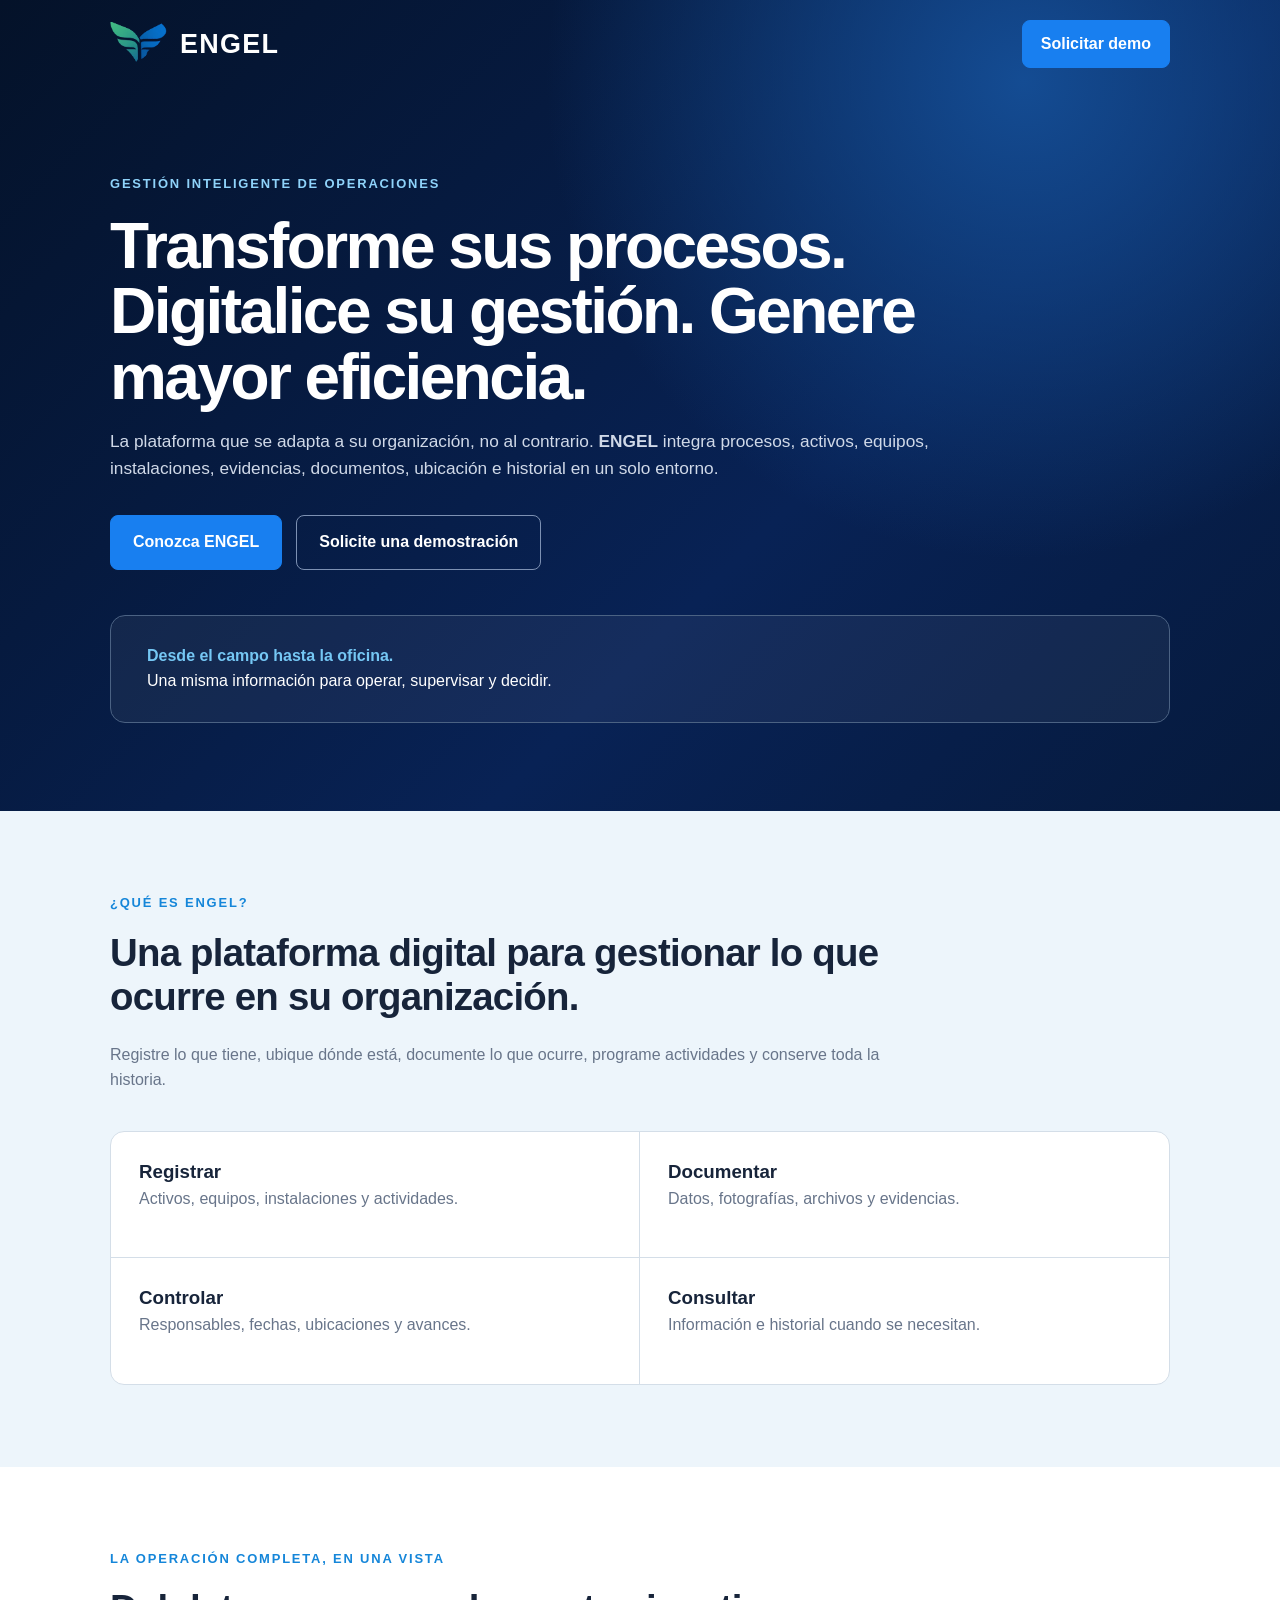
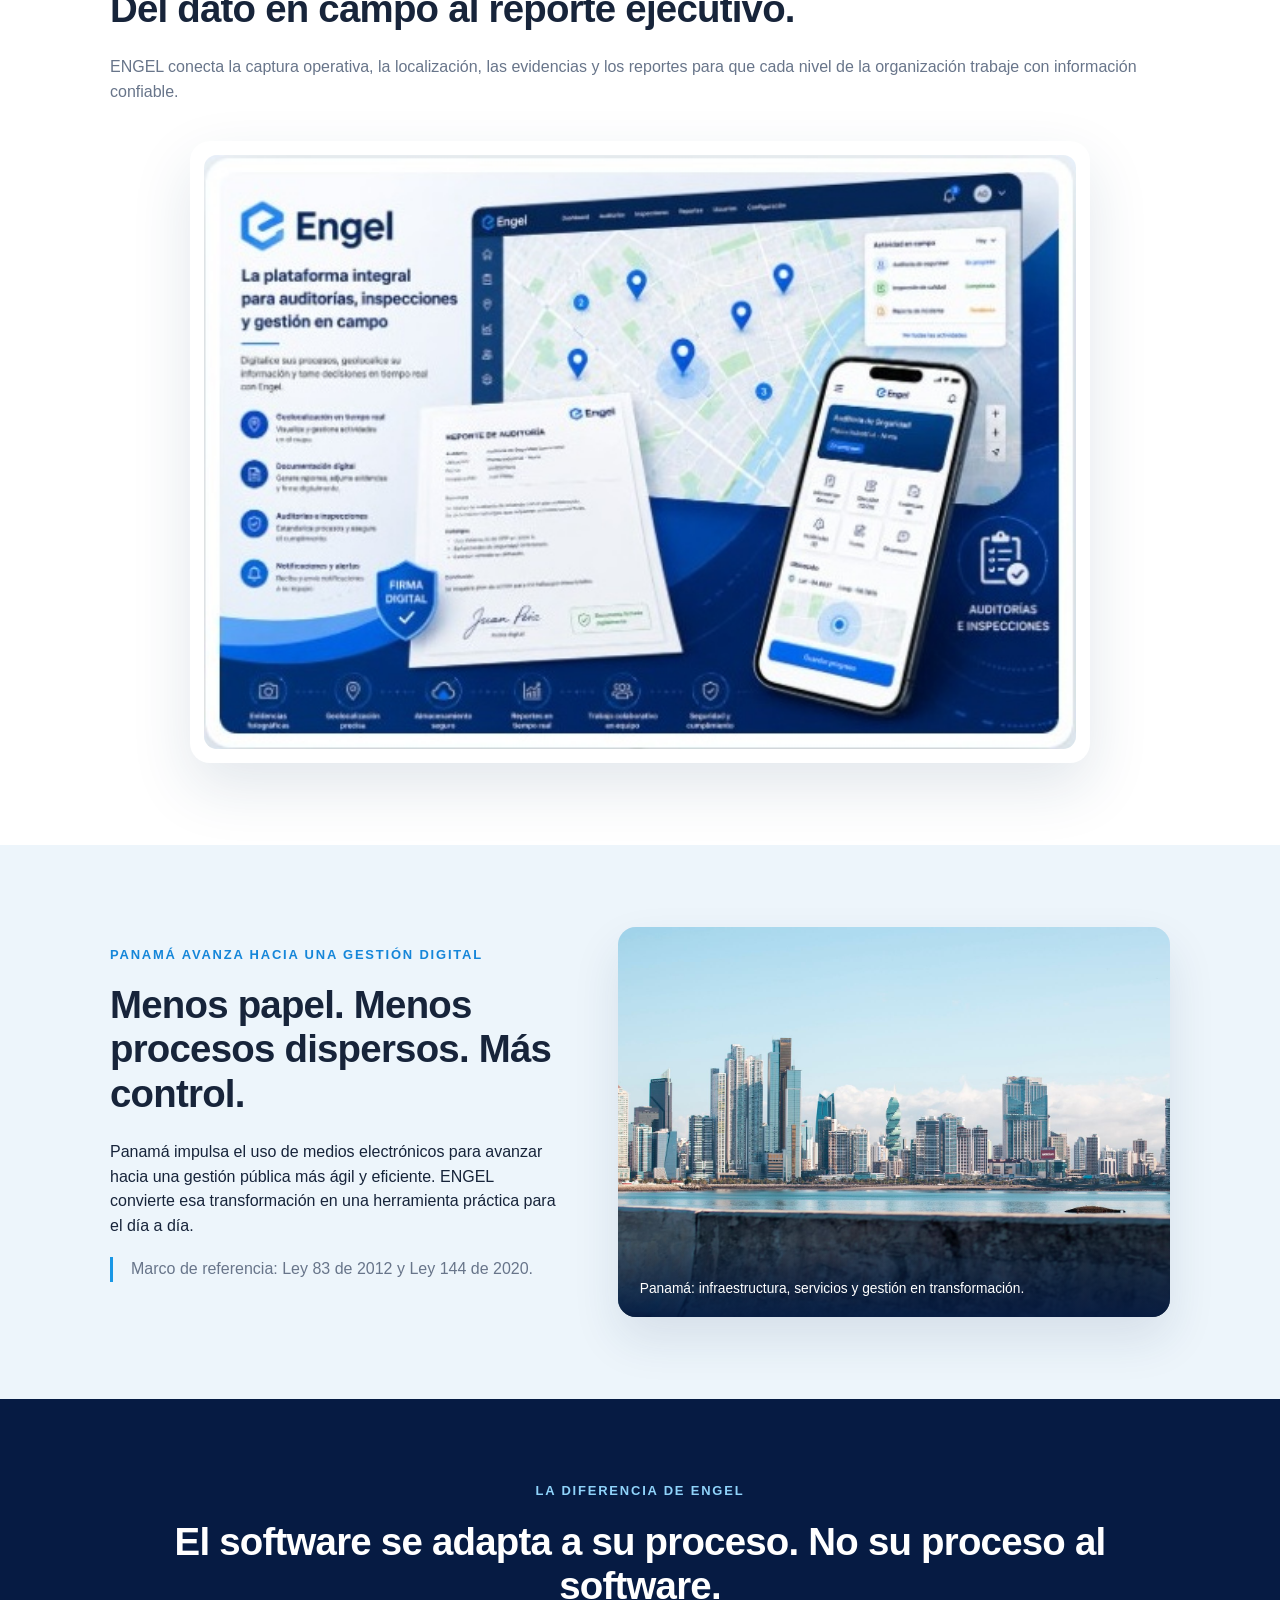
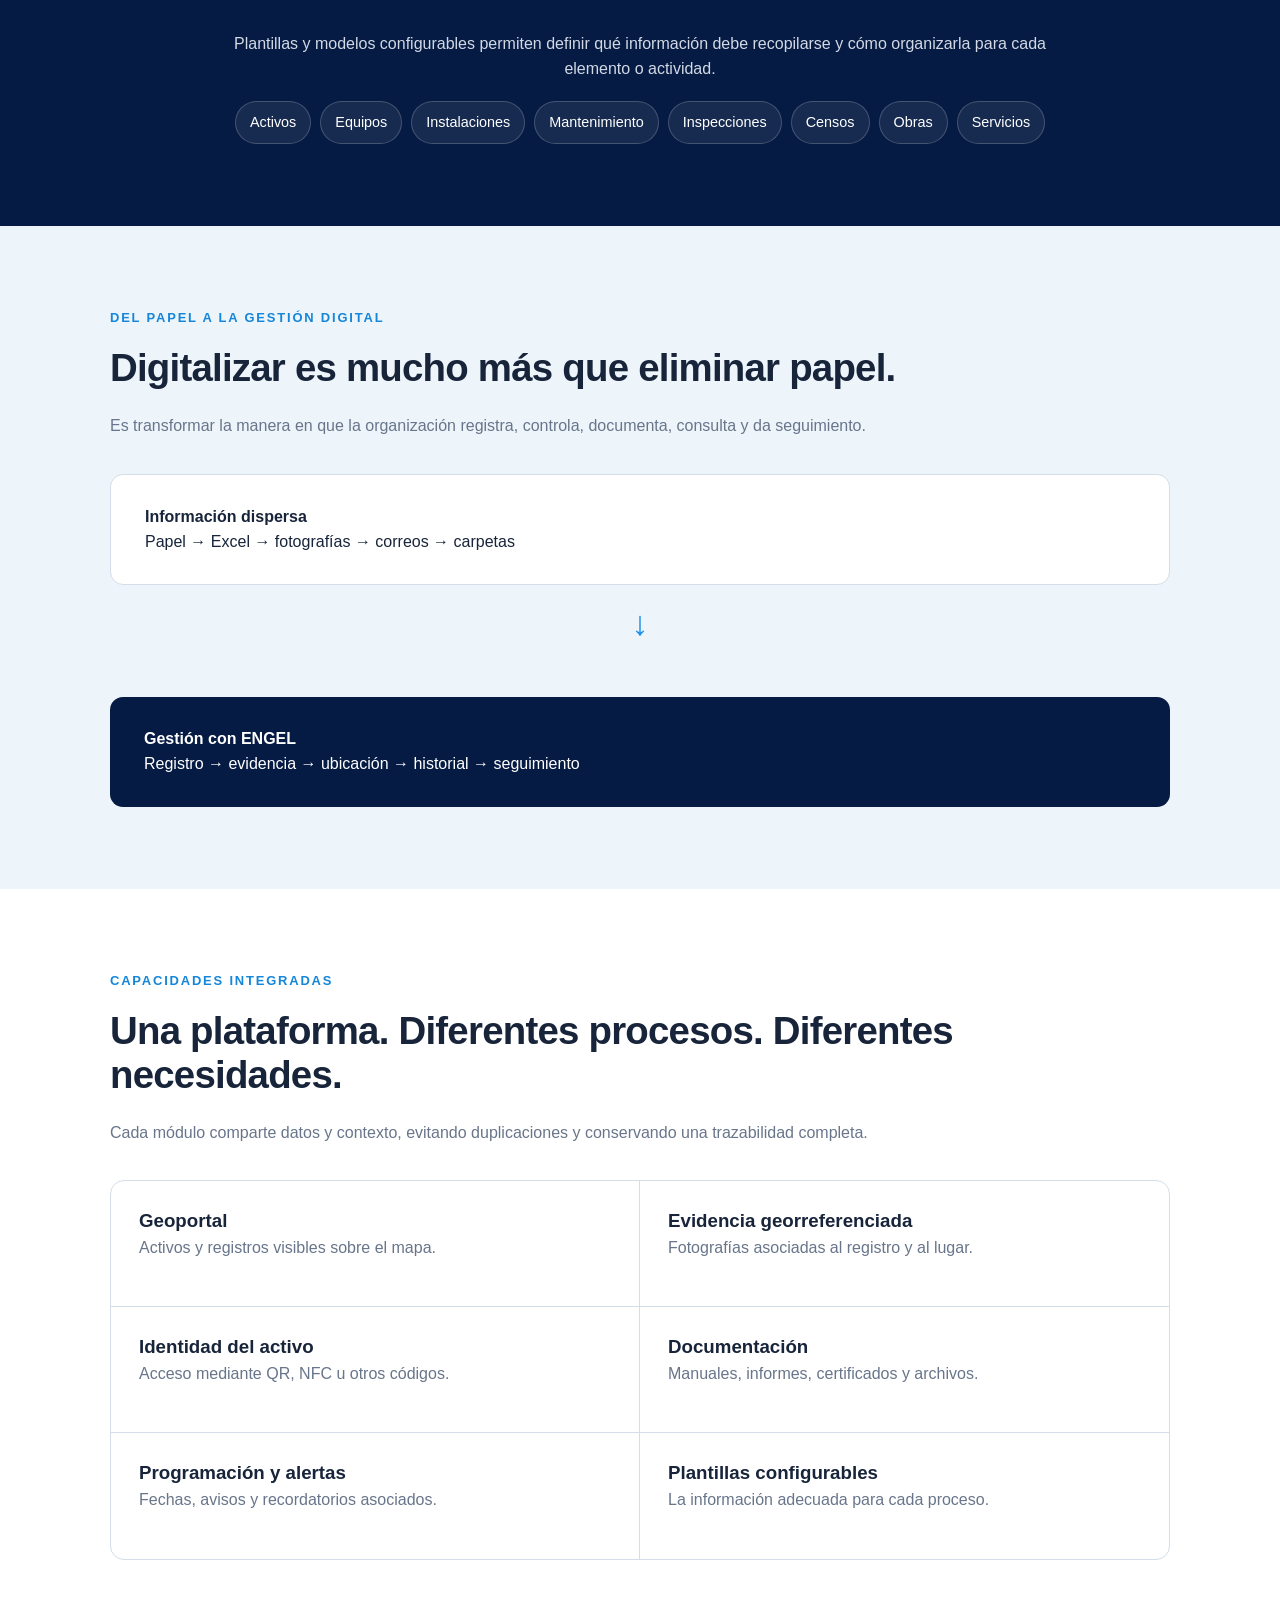
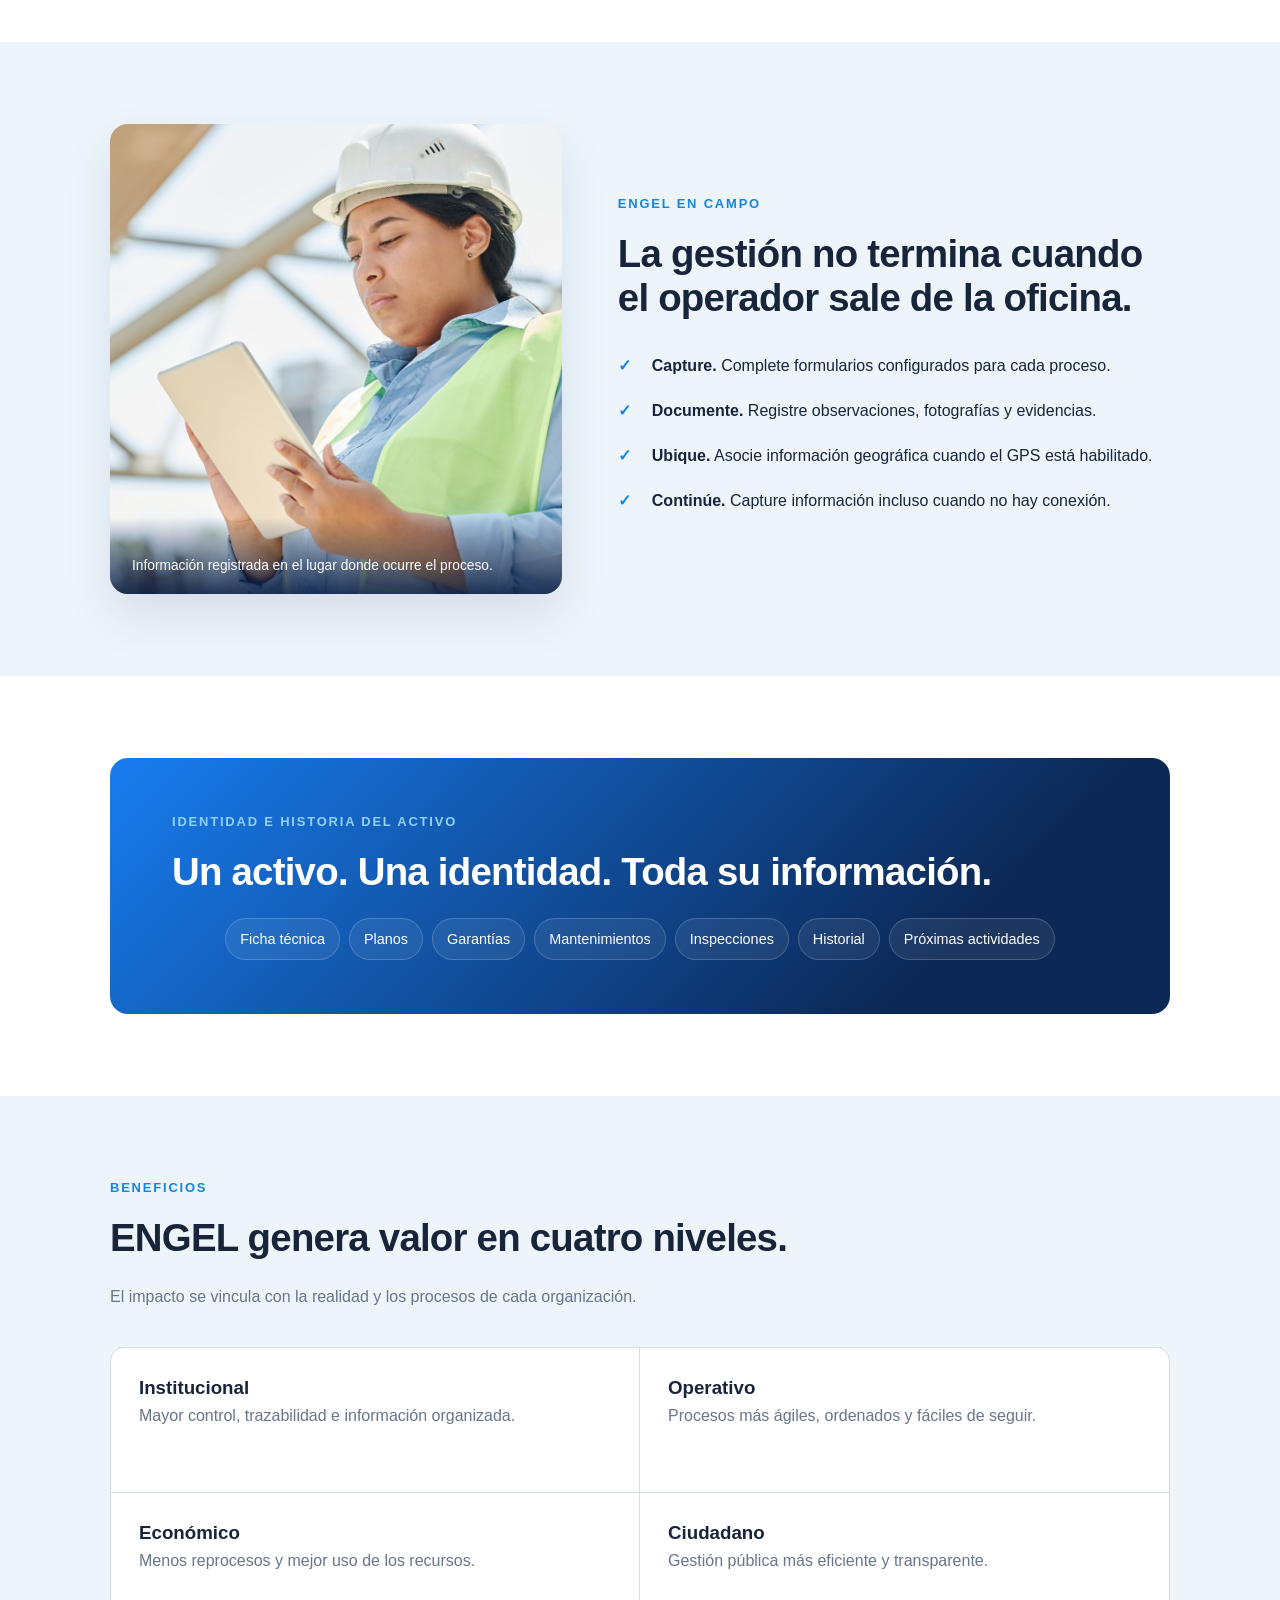
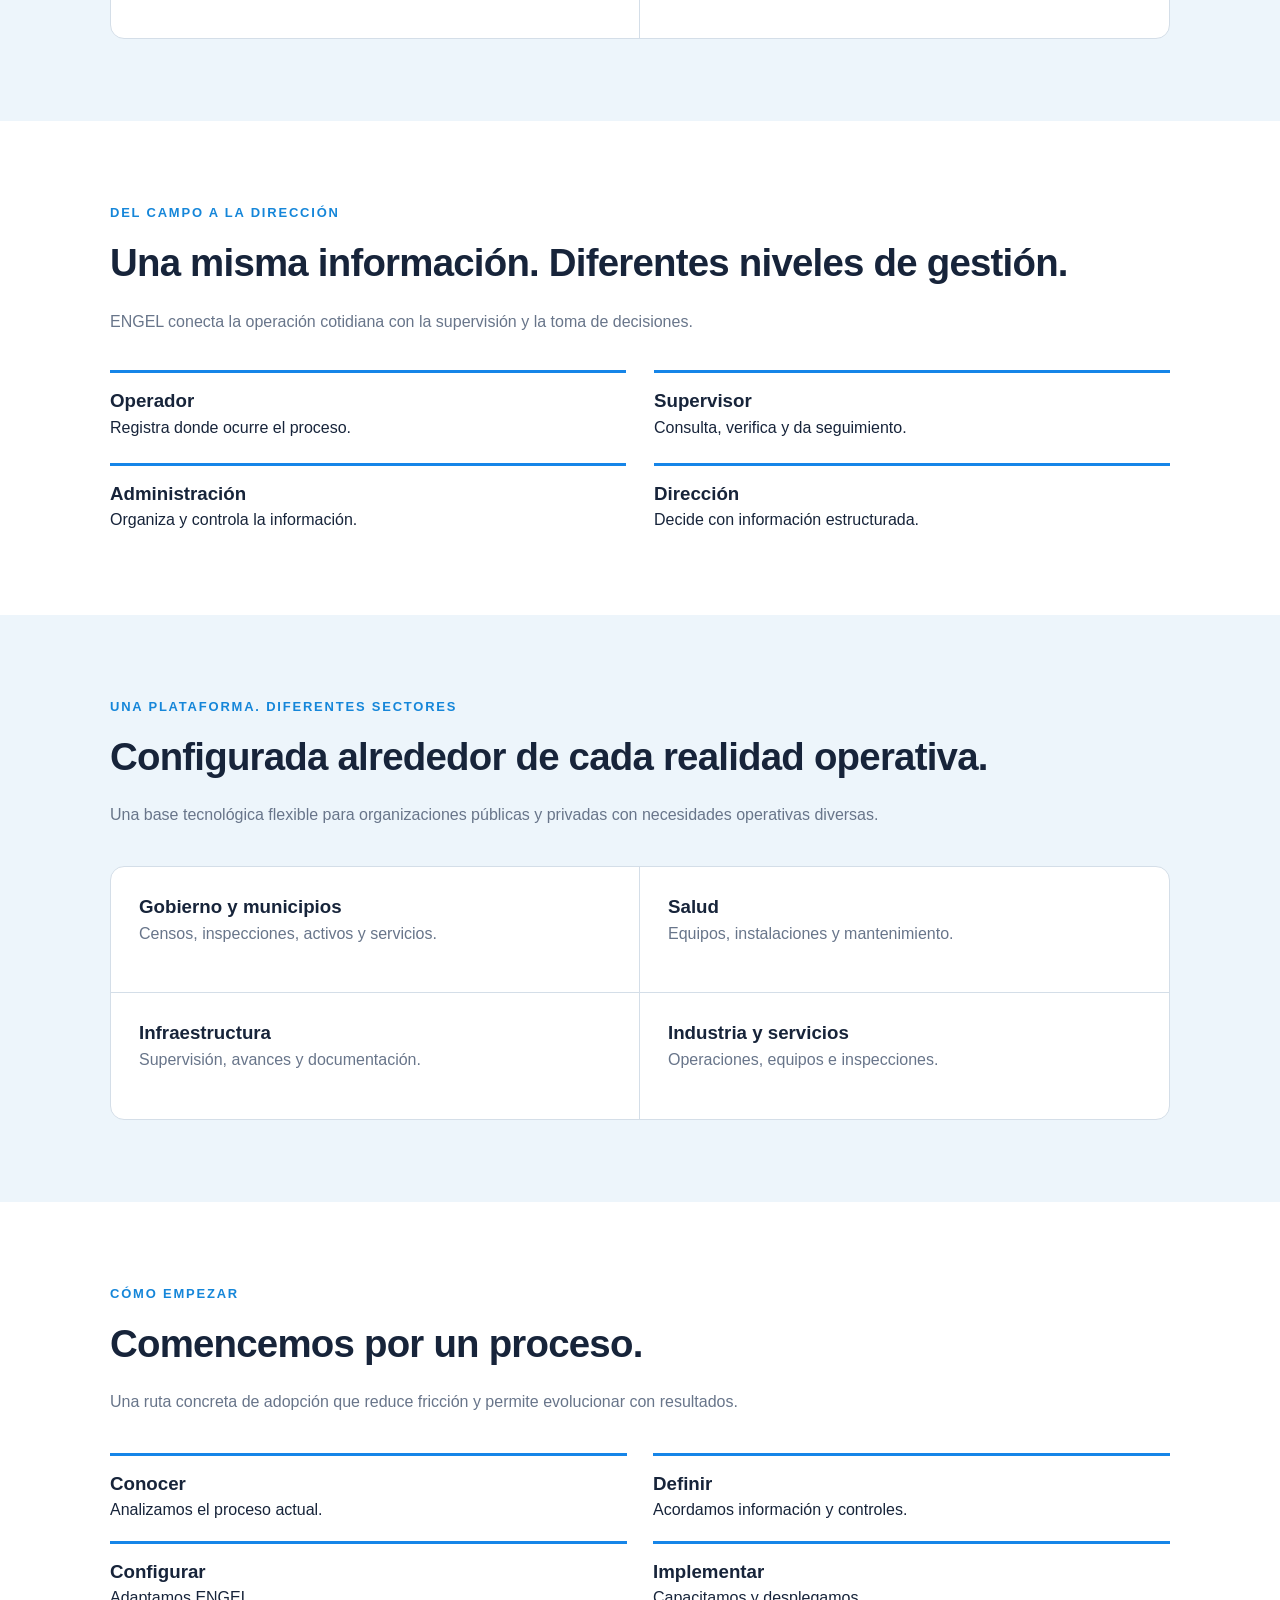
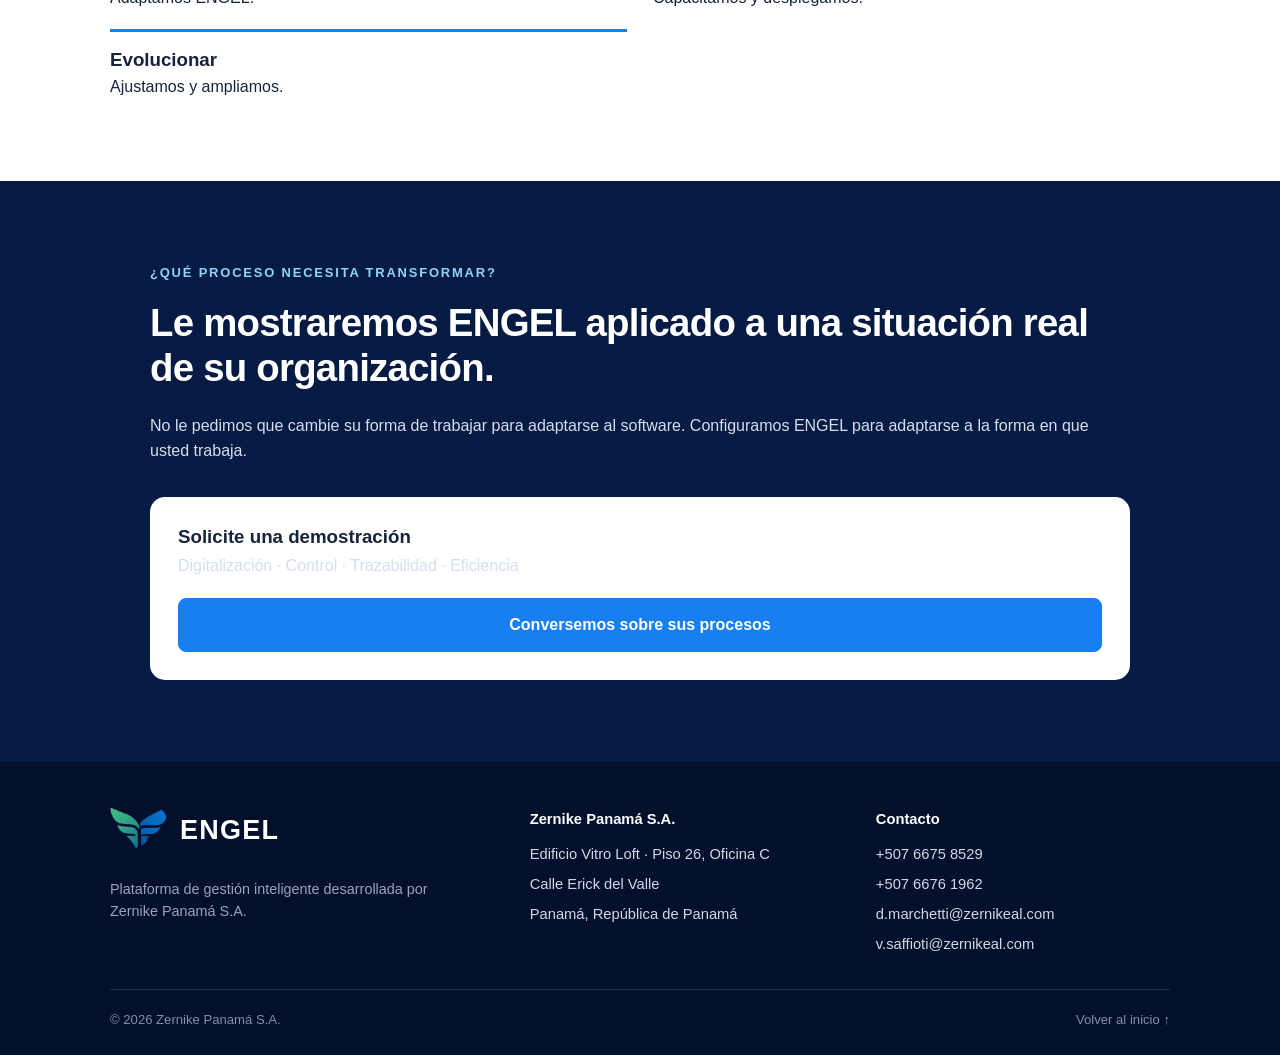
<file: index.html>
<!doctype html>
<html lang="es">
<head>
  <meta charset="utf-8">
  <meta name="viewport" content="width=device-width,initial-scale=1">
  <meta name="description" content="ENGEL: plataforma digital configurable para gestionar procesos, activos, equipos, instalaciones, evidencias e historial operativo.">
  <title>ENGEL | Gestión inteligente de operaciones</title>
  <link rel="stylesheet" href="styles.css">
</head>
<body>
  <header class="hero" id="inicio">
    <nav class="nav shell" aria-label="Navegación principal">
      <a class="brand" href="#inicio" aria-label="ENGEL inicio">
        <span class="brand-symbol" aria-hidden="true"><img src="immagini/engel-logo-sidebar.png" alt=""></span>
        <span class="brand-wordmark">ENGEL</span>
      </a>
      <a class="button small" href="#contacto">Solicitar demo</a>
    </nav>
    <div class="shell hero-inner">
      <p class="eyebrow light">GESTIÓN INTELIGENTE DE OPERACIONES</p>
      <h1>Transforme sus procesos. Digitalice su gestión. Genere mayor eficiencia.</h1>
      <p class="lead">La plataforma que se adapta a su organización, no al contrario. <strong>ENGEL</strong> integra procesos, activos, equipos, instalaciones, evidencias, documentos, ubicación e historial en un solo entorno.</p>
      <div class="actions"><a class="button" href="#que-es">Conozca ENGEL</a><a class="button outline" href="#contacto">Solicite una demostración</a></div>
      <div class="hero-note"><strong>Desde el campo hasta la oficina.</strong><span>Una misma información para operar, supervisar y decidir.</span></div>
    </div>
  </header>

  <main>
    <section class="section soft" id="que-es">
      <div class="shell">
        <div class="section-heading">
          <p class="eyebrow">¿QUÉ ES ENGEL?</p>
          <h2>Una plataforma digital para gestionar lo que ocurre en su organización.</h2>
          <p class="muted">Registre lo que tiene, ubique dónde está, documente lo que ocurre, programe actividades y conserve toda la historia.</p>
        </div>
        <div class="grid two cards">
          <article><h3>Registrar</h3><p>Activos, equipos, instalaciones y actividades.</p></article>
          <article><h3>Documentar</h3><p>Datos, fotografías, archivos y evidencias.</p></article>
          <article><h3>Controlar</h3><p>Responsables, fechas, ubicaciones y avances.</p></article>
          <article><h3>Consultar</h3><p>Información e historial cuando se necesitan.</p></article>
        </div>
      </div>
    </section>

    <section class="section intro-visual">
      <div class="shell">
        <p class="eyebrow">LA OPERACIÓN COMPLETA, EN UNA VISTA</p>
        <h2>Del dato en campo al reporte ejecutivo.</h2>
        <p class="muted">ENGEL conecta la captura operativa, la localización, las evidencias y los reportes para que cada nivel de la organización trabaje con información confiable.</p>
        <figure class="main-image"><img src="immagini/engel-plataforma.jpg" alt="Vista de la plataforma ENGEL en computadora, reporte y aplicación móvil"></figure>
      </div>
    </section>

    <section class="section soft" id="panama">
      <div class="shell split-layout">
        <div class="split-copy">
          <p class="eyebrow">PANAMÁ AVANZA HACIA UNA GESTIÓN DIGITAL</p>
          <h2>Menos papel. Menos procesos dispersos. Más control.</h2>
          <p>Panamá impulsa el uso de medios electrónicos para avanzar hacia una gestión pública más ágil y eficiente. ENGEL convierte esa transformación en una herramienta práctica para el día a día.</p>
          <p class="legal-note">Marco de referencia: Ley 83 de 2012 y Ley 144 de 2020.</p>
        </div>
        <figure class="context-photo"><img src="immagini/panama-ciudad.jpg" alt="Vista urbana de Ciudad de Panamá"><figcaption>Panamá: infraestructura, servicios y gestión en transformación.</figcaption></figure>
      </div>
    </section>

    <section class="section dark compact-center">
      <div class="shell">
        <p class="eyebrow light">LA DIFERENCIA DE ENGEL</p>
        <h2>El software se adapta a su proceso. No su proceso al software.</h2>
        <p>Plantillas y modelos configurables permiten definir qué información debe recopilarse y cómo organizarla para cada elemento o actividad.</p>
        <div class="pills"><span>Activos</span><span>Equipos</span><span>Instalaciones</span><span>Mantenimiento</span><span>Inspecciones</span><span>Censos</span><span>Obras</span><span>Servicios</span></div>
      </div>
    </section>

    <section class="section soft">
      <div class="shell">
        <p class="eyebrow">DEL PAPEL A LA GESTIÓN DIGITAL</p>
        <h2>Digitalizar es mucho más que eliminar papel.</h2>
        <p class="muted">Es transformar la manera en que la organización registra, controla, documenta, consulta y da seguimiento.</p>
        <div class="flow-card light-card"><strong>Información dispersa</strong><span>Papel → Excel → fotografías → correos → carpetas</span></div>
        <div class="down">↓</div>
        <div class="flow-card dark-card"><strong>Gestión con ENGEL</strong><span>Registro → evidencia → ubicación → historial → seguimiento</span></div>
      </div>
    </section>

    <section class="section">
      <div class="shell">
        <p class="eyebrow">CAPACIDADES INTEGRADAS</p>
        <h2>Una plataforma. Diferentes procesos. Diferentes necesidades.</h2>
        <p class="muted">Cada módulo comparte datos y contexto, evitando duplicaciones y conservando una trazabilidad completa.</p>
        <div class="grid two feature-grid">
          <article><h3>Geoportal</h3><p>Activos y registros visibles sobre el mapa.</p></article>
          <article><h3>Evidencia georreferenciada</h3><p>Fotografías asociadas al registro y al lugar.</p></article>
          <article><h3>Identidad del activo</h3><p>Acceso mediante QR, NFC u otros códigos.</p></article>
          <article><h3>Documentación</h3><p>Manuales, informes, certificados y archivos.</p></article>
          <article><h3>Programación y alertas</h3><p>Fechas, avisos y recordatorios asociados.</p></article>
          <article><h3>Plantillas configurables</h3><p>La información adecuada para cada proceso.</p></article>
        </div>
      </div>
    </section>

    <section class="section soft field-section">
      <div class="shell split-layout reverse-mobile">
        <figure class="context-photo field-photo"><img src="immagini/engel-en-campo.jpg" alt="Profesional utilizando una tableta durante una operación en campo"><figcaption>Información registrada en el lugar donde ocurre el proceso.</figcaption></figure>
        <div class="split-copy">
          <p class="eyebrow">ENGEL EN CAMPO</p>
          <h2>La gestión no termina cuando el operador sale de la oficina.</h2>
          <ul class="icon-list">
            <li><strong>Capture.</strong> Complete formularios configurados para cada proceso.</li>
            <li><strong>Documente.</strong> Registre observaciones, fotografías y evidencias.</li>
            <li><strong>Ubique.</strong> Asocie información geográfica cuando el GPS está habilitado.</li>
            <li><strong>Continúe.</strong> Capture información incluso cuando no hay conexión.</li>
          </ul>
        </div>
      </div>
    </section>

    <section class="section">
      <div class="shell identity-card">
        <p class="eyebrow light">IDENTIDAD E HISTORIA DEL ACTIVO</p><h2>Un activo. Una identidad. Toda su información.</h2>
        <div class="pills"><span>Ficha técnica</span><span>Planos</span><span>Garantías</span><span>Mantenimientos</span><span>Inspecciones</span><span>Historial</span><span>Próximas actividades</span></div>
      </div>
    </section>

    <section class="section soft">
      <div class="shell">
        <p class="eyebrow">BENEFICIOS</p><h2>ENGEL genera valor en cuatro niveles.</h2>
        <p class="muted">El impacto se vincula con la realidad y los procesos de cada organización.</p>
        <div class="grid two cards benefits">
          <article><h3>Institucional</h3><p>Mayor control, trazabilidad e información organizada.</p></article>
          <article><h3>Operativo</h3><p>Procesos más ágiles, ordenados y fáciles de seguir.</p></article>
          <article><h3>Económico</h3><p>Menos reprocesos y mejor uso de los recursos.</p></article>
          <article><h3>Ciudadano</h3><p>Gestión pública más eficiente y transparente.</p></article>
        </div>
      </div>
    </section>

    <section class="section">
      <div class="shell">
        <p class="eyebrow">DEL CAMPO A LA DIRECCIÓN</p><h2>Una misma información. Diferentes niveles de gestión.</h2>
        <p class="muted">ENGEL conecta la operación cotidiana con la supervisión y la toma de decisiones.</p>
        <div class="grid two role-grid">
          <article><h3>Operador</h3><p>Registra donde ocurre el proceso.</p></article>
          <article><h3>Supervisor</h3><p>Consulta, verifica y da seguimiento.</p></article>
          <article><h3>Administración</h3><p>Organiza y controla la información.</p></article>
          <article><h3>Dirección</h3><p>Decide con información estructurada.</p></article>
        </div>
      </div>
    </section>

    <section class="section soft" id="sectores">
      <div class="shell">
        <p class="eyebrow">UNA PLATAFORMA. DIFERENTES SECTORES</p><h2>Configurada alrededor de cada realidad operativa.</h2>
        <p class="muted">Una base tecnológica flexible para organizaciones públicas y privadas con necesidades operativas diversas.</p>
        <div class="grid two cards sectors">
          <article><h3>Gobierno y municipios</h3><p>Censos, inspecciones, activos y servicios.</p></article>
          <article><h3>Salud</h3><p>Equipos, instalaciones y mantenimiento.</p></article>
          <article><h3>Infraestructura</h3><p>Supervisión, avances y documentación.</p></article>
          <article><h3>Industria y servicios</h3><p>Operaciones, equipos e inspecciones.</p></article>
        </div>
      </div>
    </section>

    <section class="section">
      <div class="shell">
        <p class="eyebrow">CÓMO EMPEZAR</p><h2>Comencemos por un proceso.</h2>
        <p class="muted">Una ruta concreta de adopción que reduce fricción y permite evolucionar con resultados.</p>
        <div class="grid two steps-grid">
          <article><h3>Conocer</h3><p>Analizamos el proceso actual.</p></article>
          <article><h3>Definir</h3><p>Acordamos información y controles.</p></article>
          <article><h3>Configurar</h3><p>Adaptamos ENGEL.</p></article>
          <article><h3>Implementar</h3><p>Capacitamos y desplegamos.</p></article>
          <article><h3>Evolucionar</h3><p>Ajustamos y ampliamos.</p></article>
        </div>
      </div>
    </section>

    <section class="section final" id="contacto">
      <div class="shell">
        <p class="eyebrow light">¿QUÉ PROCESO NECESITA TRANSFORMAR?</p>
        <h2>Le mostraremos ENGEL aplicado a una situación real de su organización.</h2>
        <p>No le pedimos que cambie su forma de trabajar para adaptarse al software. Configuramos ENGEL para adaptarse a la forma en que usted trabaja.</p>
        <div class="contact-box"><h3>Solicite una demostración</h3><p>Digitalización · Control · Trazabilidad · Eficiencia</p><a class="button full" href="contacto.html">Conversemos sobre sus procesos</a></div>
      </div>
    </section>
  </main>

  <footer>
    <div class="shell footer-grid">
      <div class="footer-brand">
        <a class="brand" href="#inicio" aria-label="ENGEL inicio"><span class="brand-symbol" aria-hidden="true"><img src="immagini/engel-logo-sidebar.png" alt=""></span><span class="brand-wordmark">ENGEL</span></a>
        <p>Plataforma de gestión inteligente desarrollada por Zernike Panamá S.A.</p>
      </div>
      <address><strong>Zernike Panamá S.A.</strong><span>Edificio Vitro Loft · Piso 26, Oficina C</span><span>Calle Erick del Valle</span><span>Panamá, República de Panamá</span></address>
      <div class="footer-contact"><strong>Contacto</strong><a href="tel:+50766758529">+507 6675 8529</a><a href="tel:+50766761962">+507 6676 1962</a><a href="mailto:d.marchetti@zernikeal.com">d.marchetti@zernikeal.com</a><a href="mailto:v.saffioti@zernikeal.com">v.saffioti@zernikeal.com</a></div>
    </div>
    <div class="shell footer-bottom"><span>© 2026 Zernike Panamá S.A.</span><a href="#inicio">Volver al inicio ↑</a></div>
  </footer>
  <script src="script.js"></script>
</body>
</html>
</file>
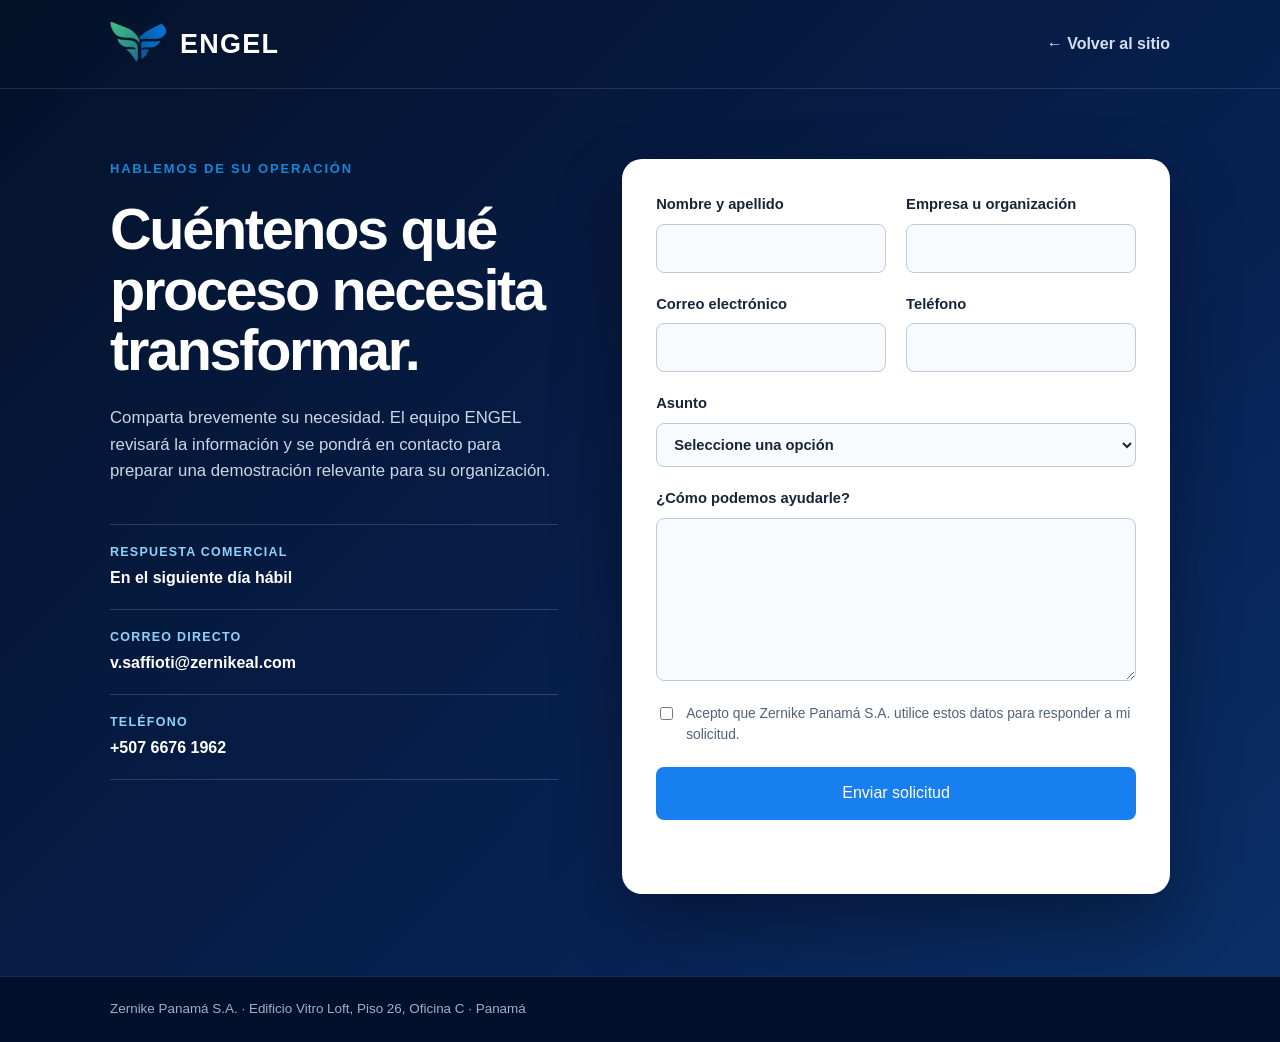
<file: contacto.html>
<!doctype html>
<html lang="es">
<head>
  <meta charset="utf-8">
  <meta name="viewport" content="width=device-width,initial-scale=1">
  <meta name="description" content="Contacte al equipo ENGEL para solicitar una demostración aplicada a sus procesos.">
  <title>Contacto | ENGEL</title>
  <link rel="stylesheet" href="styles.css">
</head>
<body class="contact-page">
  <header class="contact-header">
    <nav class="nav shell" aria-label="Navegación principal">
      <a class="brand" href="index.html" aria-label="Volver a ENGEL">
        <span class="brand-symbol" aria-hidden="true"><img src="immagini/engel-logo-sidebar.png" alt=""></span>
        <span class="brand-wordmark">ENGEL</span>
      </a>
      <a class="contact-back" href="index.html">← Volver al sitio</a>
    </nav>
  </header>

  <main class="contact-main">
    <div class="shell contact-layout">
      <section class="contact-intro" aria-labelledby="contact-title">
        <p class="eyebrow">HABLEMOS DE SU OPERACIÓN</p>
        <h1 id="contact-title">Cuéntenos qué proceso necesita transformar.</h1>
        <p>Comparta brevemente su necesidad. El equipo ENGEL revisará la información y se pondrá en contacto para preparar una demostración relevante para su organización.</p>
        <div class="contact-details">
          <div><span>Respuesta comercial</span><strong>En el siguiente día hábil</strong></div>
          <div><span>Correo directo</span><a href="mailto:v.saffioti@zernikeal.com">v.saffioti@zernikeal.com</a></div>
          <div><span>Teléfono</span><a href="tel:+50766761962">+507 6676 1962</a></div>
        </div>
      </section>

      <section class="form-card" aria-label="Formulario de contacto">
        <form id="contact-form" novalidate>
          <div class="form-grid">
            <label>Nombre y apellido<input name="nombre" type="text" autocomplete="name" maxlength="100" required></label>
            <label>Empresa u organización<input name="empresa" type="text" autocomplete="organization" maxlength="120" required></label>
            <label>Correo electrónico<input name="email" type="email" autocomplete="email" maxlength="160" required></label>
            <label>Teléfono<input name="telefono" type="tel" autocomplete="tel" maxlength="40" required></label>
            <label class="wide">Asunto<select name="asunto" required><option value="">Seleccione una opción</option><option>Solicitar una demostración</option><option>Digitalizar un proceso</option><option>Gestionar activos e instalaciones</option><option>Auditorías e inspecciones</option><option>Otra consulta</option></select></label>
            <label class="wide">¿Cómo podemos ayudarle?<textarea name="mensaje" rows="6" maxlength="2000" required></textarea></label>
          </div>
          <label class="consent"><input name="consentimiento" type="checkbox" required><span>Acepto que Zernike Panamá S.A. utilice estos datos para responder a mi solicitud.</span></label>
          <label class="website-field" aria-hidden="true">Sitio web<input name="website" type="text" tabindex="-1" autocomplete="off"></label>
          <input name="startedAt" type="hidden" id="started-at">
          <button class="button full submit-button" type="submit">Enviar solicitud</button>
          <p class="form-status" id="form-status" role="status" aria-live="polite"></p>
        </form>
      </section>
    </div>
  </main>

  <footer class="contact-footer"><div class="shell"><span>Zernike Panamá S.A. · Edificio Vitro Loft, Piso 26, Oficina C · Panamá</span></div></footer>
  <script src="contacto.js"></script>
</body>
</html>
</file>
<file: styles.css>
:root{--navy:#061b43;--navy2:#0d2c5f;--blue:#187ff0;--cyan:#75c8f4;--ink:#17243a;--muted:#68758a;--soft:#edf5fb;--line:#d4dee8;--white:#fff;--max:1060px}
*{box-sizing:border-box}
html{scroll-behavior:smooth}
body{margin:0;font-family:Inter,"Segoe UI",Arial,sans-serif;color:var(--ink);line-height:1.55;background:#fff}
img{max-width:100%;display:block}
a{color:inherit}
.shell{width:min(var(--max),calc(100% - 40px));margin:auto}
.hero{background:radial-gradient(circle at 80% 10%,#144c93 0,transparent 38%),linear-gradient(135deg,#041229,#082255 62%,#061a3d);color:#fff;padding-bottom:88px}
.nav{height:88px;display:flex;align-items:center;justify-content:space-between}
.brand{display:inline-flex;align-items:center;gap:12px;color:#fff;text-decoration:none;min-width:0}
.brand-symbol{position:relative;display:block;flex:0 0 58px;width:58px;height:44px;overflow:hidden}
.brand-symbol img{position:absolute;top:-13px;left:-6px;width:158px;max-width:none;height:auto}
.brand-wordmark{font-size:27px;font-weight:820;line-height:1;letter-spacing:.045em}
.hero-inner{padding-top:86px}
.hero h1{max-width:900px;font-size:clamp(2.35rem,5vw,4.2rem);line-height:1.02;margin:12px 0 18px;letter-spacing:-.04em}
.lead{max-width:900px;color:#d0d9e8;font-size:1.08rem}
.eyebrow{color:#1586d9;font-size:.81rem;letter-spacing:.14em;font-weight:800;margin:0 0 20px}
.eyebrow.light{color:#8fd3fa}
.button{display:inline-flex;align-items:center;justify-content:center;padding:14px 22px;border-radius:8px;text-decoration:none;background:var(--blue);color:#fff;font-weight:700;border:1px solid var(--blue);transition:transform .2s ease,background .2s ease}
.button:hover{transform:translateY(-2px);background:#086edf}
.button.small{padding:11px 18px}
.button.outline{background:transparent;border-color:#7d91b3}
.button.outline:hover{background:#ffffff12}
.button.full{width:100%}
.actions{display:flex;gap:14px;flex-wrap:wrap;margin:34px 0}
.hero-note{margin-top:45px;padding:28px 36px;border:1px solid #4b6283;border-radius:15px;background:#ffffff0d;display:flex;flex-direction:column}
.hero-note strong{color:#75c7f4}
.section{padding:82px 0}
.soft{background:var(--soft)}
.section h2{font-size:clamp(1.7rem,3vw,2.7rem);line-height:1.15;margin:0 0 24px;letter-spacing:-.02em}
.section h3{line-height:1.25}
.section p{margin:0 0 18px}
.muted{color:var(--muted)}
.section-heading{max-width:820px}
.main-image{margin:36px auto 0;max-width:900px;padding:14px;background:#fff;border-radius:20px;box-shadow:0 24px 60px #193d6720}
.main-image img{width:100%;height:auto;border-radius:13px}
.split-layout{display:grid;grid-template-columns:minmax(0,.9fr) minmax(0,1.1fr);gap:56px;align-items:center}
.context-photo{margin:0;position:relative;overflow:hidden;border-radius:18px;background:#dce7f1;box-shadow:0 22px 48px #17385e1c}
.context-photo img{width:100%;height:390px;object-fit:cover}
.context-photo figcaption{position:absolute;left:0;right:0;bottom:0;padding:38px 22px 18px;color:#fff;font-size:.86rem;background:linear-gradient(transparent,#061b43dd)}
.field-photo img{height:470px;object-position:center}
.legal-note{border-left:3px solid #1997e5;padding-left:18px;color:var(--muted)}
.grid{display:grid;gap:0}
.two{grid-template-columns:repeat(2,1fr)}
.cards{border:1px solid var(--line);margin-top:38px;background:#fff;border-radius:14px;overflow:hidden}
.cards article,.feature-grid article{padding:28px;border-right:1px solid var(--line);border-bottom:1px solid var(--line);min-height:126px}
.cards article:nth-child(2n),.feature-grid article:nth-child(2n){border-right:0}
.cards article:nth-last-child(-n+2),.feature-grid article:nth-last-child(-n+2){border-bottom:0}
.cards h3,.feature-grid h3{margin:0 0 4px}
.cards p,.feature-grid p{color:var(--muted);margin:0}
.dark,.final{background:var(--navy);color:#fff}
.compact-center{text-align:center}
.compact-center p{max-width:850px;margin-left:auto;margin-right:auto;color:#d2d9e5}
.pills{display:flex;gap:9px;flex-wrap:wrap;justify-content:center;margin-top:20px}
.pills span{padding:9px 14px;border-radius:999px;border:1px solid #ffffff30;background:#ffffff12;font-size:.9rem}
.flow-card{padding:30px 34px;border-radius:13px;display:flex;flex-direction:column;margin-top:35px}
.light-card{background:#fff;border:1px solid var(--line)}
.dark-card{background:var(--navy);color:#fff}
.down{text-align:center;color:#1c8fe9;font-size:34px;padding:12px}
.feature-grid{border:1px solid var(--line);margin-top:34px;border-radius:14px;overflow:hidden}
.icon-list{list-style:none;padding:0;margin:24px 0 0}
.icon-list li{padding:10px 0 10px 34px;position:relative}
.icon-list li:before{content:'✓';position:absolute;left:0;color:#1685e8;font-weight:800}
.identity-card{background:linear-gradient(135deg,#187df0,#0c2856 78%);color:#fff;border-radius:18px;padding:54px 62px}
.benefits article{min-height:145px}
.role-grid{gap:22px 28px;margin-top:36px}
.role-grid article,.steps-grid article{border-top:3px solid #1685e8;padding-top:16px}
.role-grid h3,.steps-grid h3{margin:0 0 3px}
.role-grid p,.steps-grid p{margin:0}
.steps-grid{gap:18px 26px;margin-top:38px}
.final .shell{max-width:980px}
.final p{color:#d5deeb}
.contact-box{background:#fff;color:var(--ink);padding:28px;border-radius:15px;margin-top:34px}
.contact-box h3,.contact-box p{margin:0 0 5px}
.contact-box .button{margin-top:14px}
footer{background:#03102b;color:#d1d8e4;padding:46px 0 24px}
.footer-grid{display:grid;grid-template-columns:1.25fr 1fr 1fr;gap:52px;align-items:start}
.footer-brand p{max-width:320px;color:#96a5b9;font-size:.9rem;margin:18px 0 0}
.footer-grid address,.footer-contact{display:flex;flex-direction:column;gap:7px;font-style:normal;font-size:.92rem}
.footer-grid strong{color:#fff;margin-bottom:5px}
.footer-contact a{text-decoration:none;color:#d1d8e4;overflow-wrap:anywhere}
.footer-contact a:hover,.footer-bottom a:hover{color:#75c8f4}
.footer-bottom{border-top:1px solid #ffffff1f;margin-top:34px;padding-top:20px;display:flex;justify-content:space-between;gap:20px;color:#7f90a8;font-size:.82rem}
.footer-bottom a{text-decoration:none}
@media(max-width:820px){
  .split-layout{grid-template-columns:1fr;gap:30px}
  .reverse-mobile .field-photo{order:2}
  .reverse-mobile .split-copy{order:1}
  .context-photo img,.field-photo img{height:340px}
  .footer-grid{grid-template-columns:1fr 1fr}
  .footer-brand{grid-column:1/-1}
}
@media(max-width:720px){
  .shell{width:min(var(--max),calc(100% - 28px))}
  .nav{height:78px}.brand-symbol{flex-basis:52px;width:52px;height:40px}.brand-symbol img{width:143px}.brand-wordmark{font-size:24px}
  .nav .button{width:auto;padding:10px 13px;font-size:.84rem}
  .hero{padding-bottom:62px}.hero-inner{padding-top:44px}.hero h1{font-size:2.38rem}.lead{font-size:1rem}
  .section{padding:60px 0}.two{grid-template-columns:1fr}
  .cards article,.feature-grid article{border-right:0;border-bottom:1px solid var(--line)!important}.cards article:last-child,.feature-grid article:last-child{border-bottom:0!important}
  .main-image{padding:7px;margin-top:26px;border-radius:13px}.main-image img{border-radius:9px;width:100%;height:auto;object-fit:contain}
  .context-photo img,.field-photo img{height:275px}
  .identity-card{padding:38px 24px}
  .button{width:100%}.hero-note{padding:22px}
  .footer-grid{grid-template-columns:1fr;gap:30px}.footer-brand{grid-column:auto}.footer-bottom{flex-direction:column}
}

.contact-page{min-height:100vh;background:linear-gradient(135deg,#041229,#082255 68%,#0b3168);color:#fff;display:flex;flex-direction:column}
.contact-header{border-bottom:1px solid #ffffff1c}
.contact-back{color:#d3dfef;text-decoration:none;font-weight:700}
.contact-back:hover{color:#75c8f4}
.contact-main{flex:1;padding:70px 0 82px}
.contact-layout{display:grid;grid-template-columns:minmax(0,.9fr) minmax(0,1.1fr);gap:64px;align-items:start}
.contact-intro h1{font-size:clamp(2.2rem,4.5vw,4rem);line-height:1.05;letter-spacing:-.04em;margin:0 0 25px}
.contact-intro>p:not(.eyebrow){color:#cbd7e8;max-width:560px;font-size:1.05rem}
.contact-details{margin-top:40px;border-top:1px solid #ffffff2a}
.contact-details div{display:flex;flex-direction:column;gap:4px;padding:18px 0;border-bottom:1px solid #ffffff2a}
.contact-details span{color:#8fd3fa;font-size:.78rem;font-weight:800;letter-spacing:.1em;text-transform:uppercase}
.contact-details a{color:#fff;text-decoration:none;font-weight:700}
.form-card{background:#fff;color:var(--ink);border-radius:20px;padding:34px;box-shadow:0 30px 70px #0005}
.form-grid{display:grid;grid-template-columns:1fr 1fr;gap:20px}
.form-grid label{display:flex;flex-direction:column;gap:8px;font-weight:750;font-size:.92rem}
.form-grid .wide{grid-column:1/-1}
.form-grid input,.form-grid select,.form-grid textarea{width:100%;border:1px solid #bdcbd9;border-radius:8px;background:#f8fbfd;color:var(--ink);font:inherit;padding:12px 13px;outline:none}
.form-grid textarea{resize:vertical;min-height:135px}
.form-grid input:focus,.form-grid select:focus,.form-grid textarea:focus{border-color:var(--blue);box-shadow:0 0 0 3px #187ff022;background:#fff}
.consent{display:flex;align-items:flex-start;gap:10px;margin:22px 0;color:#526177;font-size:.86rem}
.consent input{margin-top:4px;accent-color:var(--blue)}
.website-field{position:absolute!important;left:-10000px!important;width:1px!important;height:1px!important;overflow:hidden!important}
.submit-button{border:0;cursor:pointer;font:inherit}
.submit-button:disabled{opacity:.65;cursor:wait;transform:none}
.form-status{min-height:24px;margin:16px 0 0!important;font-size:.9rem;font-weight:700}
.form-status.success{color:#087849}.form-status.error{color:#b42318}
.contact-footer{padding:22px 0;border-top:1px solid #ffffff1c;color:#9fb0c6;font-size:.84rem}
@media(max-width:820px){.contact-layout{grid-template-columns:1fr;gap:38px}.contact-main{padding-top:45px}}
@media(max-width:600px){.contact-header .nav{height:72px}.contact-back{font-size:.85rem}.contact-main{padding:38px 0 55px}.contact-intro h1{font-size:2.35rem}.form-card{padding:24px 20px;border-radius:15px}.form-grid{grid-template-columns:1fr}.form-grid .wide{grid-column:auto}}
</file>
